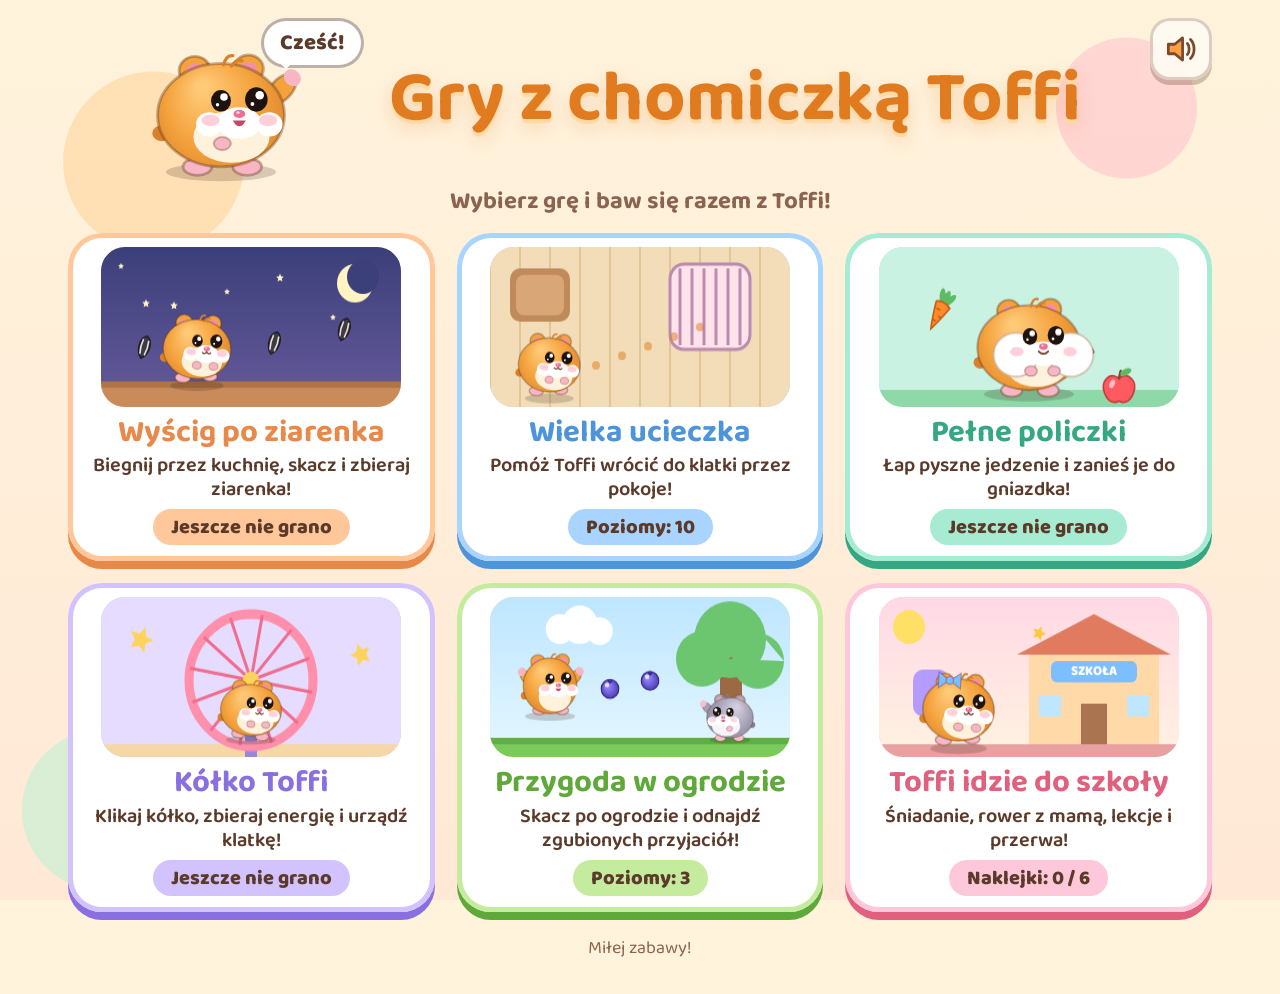
<file: index.html>
<!DOCTYPE html>
<html lang="pl">
<head>
  <meta charset="UTF-8">
  <meta name="viewport" content="width=device-width, initial-scale=1, viewport-fit=cover">
  <title>Gry z chomiczką Toffi</title>
  <link rel="preconnect" href="https://fonts.googleapis.com">
  <link rel="preconnect" href="https://fonts.gstatic.com" crossorigin>
  <link href="https://fonts.googleapis.com/css2?family=Baloo+2:wght@500;600;700;800&display=swap" rel="stylesheet">
  <link rel="stylesheet" href="shared/style.css">
</head>
<body class="menu-page">
  <div class="menu-wrap">
    <header class="menu-top">
      <div class="toffi-hello">
        <canvas id="toffiHello" aria-hidden="true"></canvas>
        <div class="hello-bubble">Cześć!</div>
      </div>
      <h1 class="menu-title">Gry z chomiczką Toffi</h1>
      <div id="muteSlot"></div>
    </header>
    <p class="menu-sub">Wybierz grę i baw się razem z Toffi!</p>

    <main class="cards">
      <a class="card c1" href="games/wyscig/index.html">
        <canvas data-icon="wyscig" aria-hidden="true"></canvas>
        <h2>Wyścig po ziarenka</h2>
        <p>Biegnij przez kuchnię, skacz i zbieraj ziarenka!</p>
        <div class="best" data-best="wyscig"></div>
      </a>
      <a class="card c2" href="games/ucieczka/index.html">
        <canvas data-icon="ucieczka" aria-hidden="true"></canvas>
        <h2>Wielka ucieczka</h2>
        <p>Pomóż Toffi wrócić do klatki przez pokoje!</p>
        <div class="best" data-best="ucieczka"></div>
      </a>
      <a class="card c3" href="games/policzki/index.html">
        <canvas data-icon="policzki" aria-hidden="true"></canvas>
        <h2>Pełne policzki</h2>
        <p>Łap pyszne jedzenie i zanieś je do gniazdka!</p>
        <div class="best" data-best="policzki"></div>
      </a>
      <a class="card c4" href="games/kolko/index.html">
        <canvas data-icon="kolko" aria-hidden="true"></canvas>
        <h2>Kółko Toffi</h2>
        <p>Klikaj kółko, zbieraj energię i urządź klatkę!</p>
        <div class="best" data-best="kolko"></div>
      </a>
      <a class="card c5" href="games/ogrod/index.html">
        <canvas data-icon="ogrod" aria-hidden="true"></canvas>
        <h2>Przygoda w ogrodzie</h2>
        <p>Skacz po ogrodzie i odnajdź zgubionych przyjaciół!</p>
        <div class="best" data-best="ogrod"></div>
      </a>
      <a class="card c6" href="games/szkola/index.html">
        <canvas data-icon="szkola" aria-hidden="true"></canvas>
        <h2>Toffi idzie do szkoły</h2>
        <p>Śniadanie, rower z mamą, lekcje i przerwa!</p>
        <div class="best" data-best="szkola"></div>
      </a>
    </main>

    <footer class="menu-foot">
      <span>Miłej zabawy!</span>
    </footer>
  </div>

  <script src="shared/sound.js"></script>
  <script src="shared/toffi.js"></script>
  <script src="shared/common.js"></script>
  <script>
  (function () {
    'use strict';
    var UI = ToffiUI;

    // Waving Toffi + mute button
    Toffi.mount(document.getElementById('toffiHello'), { anim: 'wave', scale: 0.7 });
    document.getElementById('muteSlot').appendChild(UI.muteButton());

    // Clicking a card plays a small sound before leaving the page
    document.querySelectorAll('.card').forEach(function (card) {
      card.addEventListener('click', function () { ToffiSound.play('pop'); });
    });

    // ---- Best scores / stars under each card ----
    function starsText(n, max) { return '<span class="gold">★</span> ' + n + ' / ' + max; }
    var bests = {
      wyscig: function () {
        var b = ToffiStore.get('wyscig.best', 0);
        return b ? 'Rekord: ' + b + ' ' + UI.plural(b, 'ziarenko', 'ziarenka', 'ziarenek') : 'Jeszcze nie grano';
      },
      ucieczka: function () {
        var p = ToffiStore.get('ucieczka.progress', null);
        if (!p || !p.stars) return 'Poziomy: 10';
        var sum = p.stars.reduce(function (a, b) { return a + (b || 0); }, 0);
        return starsText(sum, 30);
      },
      policzki: function () {
        var b = ToffiStore.get('policzki.best', 0);
        return b ? 'Rekord: ' + b + ' pkt' : 'Jeszcze nie grano';
      },
      kolko: function () {
        var s = ToffiStore.get('kolko.save', null);
        if (!s) return 'Jeszcze nie grano';
        return 'Energia: ' + UI.formatNumber(s.total || 0);
      },
      szkola: function () {
        var p = ToffiStore.get('szkola.progress', null);
        var n = p && p.stickers ? Object.keys(p.stickers).length : 0;
        return n ? '<span class="gold">★</span> Naklejki: ' + n + ' / 6' : 'Naklejki: 0 / 6';
      },
      ogrod: function () {
        var p = ToffiStore.get('ogrod.progress', null);
        if (!p || !p.stars) return 'Poziomy: 3';
        var sum = p.stars.reduce(function (a, b) { return a + (b || 0); }, 0);
        return starsText(sum, 9);
      }
    };
    document.querySelectorAll('[data-best]').forEach(function (el) {
      el.innerHTML = bests[el.dataset.best]();
    });

    // ---- Animated card icons, drawn with canvas shapes ----
    var icons = {
      // Night kitchen with seeds and running Toffi
      wyscig: function (ctx, w, h, t) {
        var g = ctx.createLinearGradient(0, 0, 0, h);
        g.addColorStop(0, '#3B3F7A'); g.addColorStop(1, '#6A5C9E');
        ctx.fillStyle = g; ctx.fillRect(0, 0, w, h);
        ctx.fillStyle = '#FFF4C2';
        ctx.beginPath(); ctx.arc(w - 46, 34, 18, 0, Math.PI * 2); ctx.fill();
        ctx.fillStyle = '#3B3F7A';
        ctx.beginPath(); ctx.arc(w - 38, 28, 16, 0, Math.PI * 2); ctx.fill();
        for (var i = 0; i < 6; i++) UI.drawStar(ctx, (i * 53 + 20) % (w - 60), 18 + (i * 37) % 50, 3 + (i % 2), '#FFF4C2');
        ctx.fillStyle = '#C98B5A'; ctx.fillRect(0, h - 34, w, 34);
        ctx.fillStyle = '#B07446'; ctx.fillRect(0, h - 34, w, 6);
        for (var s = 0; s < 4; s++) {
          var sx = ((s * 70 - t * 90) % (w + 40) + w + 40) % (w + 40) - 20;
          UI.drawSeed(ctx, sx, h - 70 - Math.sin(s * 2) * 14, 18, 0.3, s === 2);
        }
        Toffi.draw(ctx, w * 0.32, h - 30, 70, { anim: 'run', t: t });
      },
      // Top-down room with cage
      ucieczka: function (ctx, w, h, t) {
        ctx.fillStyle = '#F3DDB8'; ctx.fillRect(0, 0, w, h);
        ctx.strokeStyle = '#E2C597'; ctx.lineWidth = 2;
        for (var x = 0; x < w; x += 30) { ctx.beginPath(); ctx.moveTo(x, 0); ctx.lineTo(x, h); ctx.stroke(); }
        ctx.fillStyle = '#C08A5B'; UI.roundRect(ctx, 20, 20, 60, 50, 10); ctx.fill();
        ctx.fillStyle = '#D9A777'; UI.roundRect(ctx, 26, 26, 48, 38, 8); ctx.fill();
        // cage
        var cx = w - 80, cy = 50;
        ctx.fillStyle = '#FFE2EA'; UI.roundRect(ctx, cx - 40, cy - 34, 80, 80, 14); ctx.fill();
        ctx.strokeStyle = '#B98CB0'; ctx.lineWidth = 3;
        for (var b = -30; b <= 30; b += 12) { ctx.beginPath(); ctx.moveTo(cx + b, cy - 30); ctx.lineTo(cx + b, cy + 42); ctx.stroke(); }
        UI.roundRect(ctx, cx - 40, cy - 34, 80, 80, 14); ctx.stroke();
        // path dots
        ctx.fillStyle = 'rgba(224,123,31,0.5)';
        for (var d = 0; d < 6; d++) { ctx.beginPath(); ctx.arc(80 + d * 26, h - 40 - d * 9, 4, 0, Math.PI * 2); ctx.fill(); }
        Toffi.draw(ctx, 60 + Math.sin(t * 2) * 6, h - 18, 64, { anim: 'run', t: t });
      },
      // Toffi with full cheeks and falling food
      policzki: function (ctx, w, h, t) {
        ctx.fillStyle = '#C9F2E3'; ctx.fillRect(0, 0, w, h);
        ctx.fillStyle = '#8FD9A8'; ctx.fillRect(0, h - 26, w, 26);
        var y1 = ((t * 50) % (h + 40)) - 20, y2 = ((t * 50 + 70) % (h + 40)) - 20;
        UI.drawCarrot(ctx, w * 0.2, y1, 34, Math.sin(t) * 0.5);
        UI.drawApple(ctx, w * 0.8, y2, 34, 0);
        UI.drawSeed(ctx, w * 0.68, ((t * 60 + 20) % (h + 40)) - 20, 18, t);
        Toffi.draw(ctx, w / 2, h - 22, 96, { anim: 'eat', t: t, cheeks: 1, round: 0.4 });
      },
      // Hamster wheel with Toffi running inside
      kolko: function (ctx, w, h, t) {
        ctx.fillStyle = '#E6DCFF'; ctx.fillRect(0, 0, w, h);
        ctx.fillStyle = '#F6D7A8'; ctx.fillRect(0, h - 22, w, 22);
        var cx = w / 2, cy = h / 2 - 2, r = 62;
        ctx.fillStyle = '#9A86D8'; ctx.fillRect(cx - 6, cy, 12, h / 2);
        ctx.strokeStyle = '#FF8FAB'; ctx.lineWidth = 9;
        ctx.beginPath(); ctx.arc(cx, cy, r, 0, Math.PI * 2); ctx.stroke();
        ctx.lineWidth = 3; ctx.strokeStyle = '#F06D90';
        for (var i = 0; i < 12; i++) {
          var a = i / 12 * Math.PI * 2 + t * 3;
          ctx.beginPath(); ctx.moveTo(cx, cy); ctx.lineTo(cx + Math.cos(a) * r, cy + Math.sin(a) * r); ctx.stroke();
        }
        ctx.fillStyle = '#FFD45C'; ctx.beginPath(); ctx.arc(cx, cy, 8, 0, Math.PI * 2); ctx.fill();
        Toffi.draw(ctx, cx, cy + r - 6, 62, { anim: 'run', t: t * 1.4 });
        UI.drawStar(ctx, 40, 40, 12 + Math.sin(t * 4) * 2, '#FFD45C', t);
        UI.drawStar(ctx, w - 40, 54, 9 + Math.cos(t * 4) * 2, '#FFD45C', -t);
      },
      // School building, Toffi with her school bag
      szkola: function (ctx, w, h, t) {
        var g = ctx.createLinearGradient(0, 0, 0, h);
        g.addColorStop(0, '#FFD9E6'); g.addColorStop(1, '#FFF4E0');
        ctx.fillStyle = g; ctx.fillRect(0, 0, w, h);
        ctx.fillStyle = '#FFD9A8'; ctx.fillRect(w - 150, 50, 130, 90);
        ctx.fillStyle = '#E07B5F';
        ctx.beginPath(); ctx.moveTo(w - 162, 54); ctx.lineTo(w - 85, 16); ctx.lineTo(w - 8, 54); ctx.closePath(); ctx.fill();
        ctx.fillStyle = '#7DBEFF'; UI.roundRect(ctx, w - 128, 60, 86, 20, 6); ctx.fill();
        UI.text(ctx, 'SZKOŁA', w - 85, 71, { size: 13, color: '#FFFFFF', align: 'center' });
        ctx.fillStyle = '#A9744F'; ctx.fillRect(w - 98, 100, 26, 40);
        ctx.fillStyle = '#BFE6FF'; ctx.fillRect(w - 140, 92, 22, 20); ctx.fillRect(w - 52, 92, 22, 20);
        ctx.fillStyle = '#E8A0A0'; ctx.fillRect(0, h - 22, w, 22);
        ctx.fillStyle = '#B49CFF'; UI.roundRect(ctx, 34, h - 92, 36, 44, 10); ctx.fill();
        Toffi.draw(ctx, 80 + Math.sin(t * 2) * 4, h - 18, 74, { anim: 'run', t: t, hat: 'bow', hatColor: '#7DBEFF' });
        UI.drawStar(ctx, 160, 34, 9 + Math.sin(t * 3) * 2, '#FFC93C', t);
        ctx.fillStyle = '#FFE066'; ctx.beginPath(); ctx.arc(30, 28, 16, 0, 7); ctx.fill();
      },
      // Garden with tree, berries and a friend
      ogrod: function (ctx, w, h, t) {
        var g = ctx.createLinearGradient(0, 0, 0, h);
        g.addColorStop(0, '#BEE6FF'); g.addColorStop(1, '#E8F8FF');
        ctx.fillStyle = g; ctx.fillRect(0, 0, w, h);
        ctx.fillStyle = '#FFF'; ctx.beginPath(); ctx.arc(60 + t * 6 % 60, 30, 14, 0, 7); ctx.arc(80 + t * 6 % 60, 26, 18, 0, 7); ctx.arc(100 + t * 6 % 60, 32, 13, 0, 7); ctx.fill();
        ctx.fillStyle = '#9B6A43'; ctx.fillRect(w - 70, 40, 22, h - 60);
        ctx.fillStyle = '#6CC56F';
        ctx.beginPath(); ctx.arc(w - 60, 40, 36, 0, 7); ctx.arc(w - 88, 58, 26, 0, 7); ctx.arc(w - 32, 60, 26, 0, 7); ctx.fill();
        ctx.fillStyle = '#7ACB5A'; ctx.fillRect(0, h - 28, w, 28);
        ctx.fillStyle = '#5FAF45'; ctx.fillRect(0, h - 28, w, 6);
        UI.drawBerry(ctx, 120, h - 70 + Math.sin(t * 3) * 4, 22);
        UI.drawBerry(ctx, 160, h - 80 + Math.sin(t * 3 + 1) * 4, 22);
        Toffi.draw(ctx, 60, h - 24 - Math.abs(Math.sin(t * 2.5)) * 30, 60, { anim: Math.abs(Math.sin(t * 2.5)) > 0.15 ? 'jump' : 'idle', t: t });
        Toffi.draw(ctx, w - 60, h - 26, 48, { anim: 'wave', t: t, palette: 'grey', facing: -1 });
      }
    };

    var canvases = Array.prototype.slice.call(document.querySelectorAll('canvas[data-icon]'));
    function frame(now) {
      var t = now / 1000;
      var dpr = Math.min(window.devicePixelRatio || 1, 2);
      canvases.forEach(function (c) {
        var w = c.clientWidth, h = c.clientHeight;
        if (!w || !h) return;
        if (c.width !== Math.round(w * dpr)) { c.width = Math.round(w * dpr); c.height = Math.round(h * dpr); }
        var ctx = c.getContext('2d');
        ctx.setTransform(dpr, 0, 0, dpr, 0, 0);
        ctx.save();
        UI.roundRect(ctx, 0, 0, w, h, 24); ctx.clip();
        icons[c.dataset.icon](ctx, w, h, t);
        ctx.restore();
      });
      requestAnimationFrame(frame);
    }
    requestAnimationFrame(frame);
  })();
  </script>
</body>
</html>
</file>
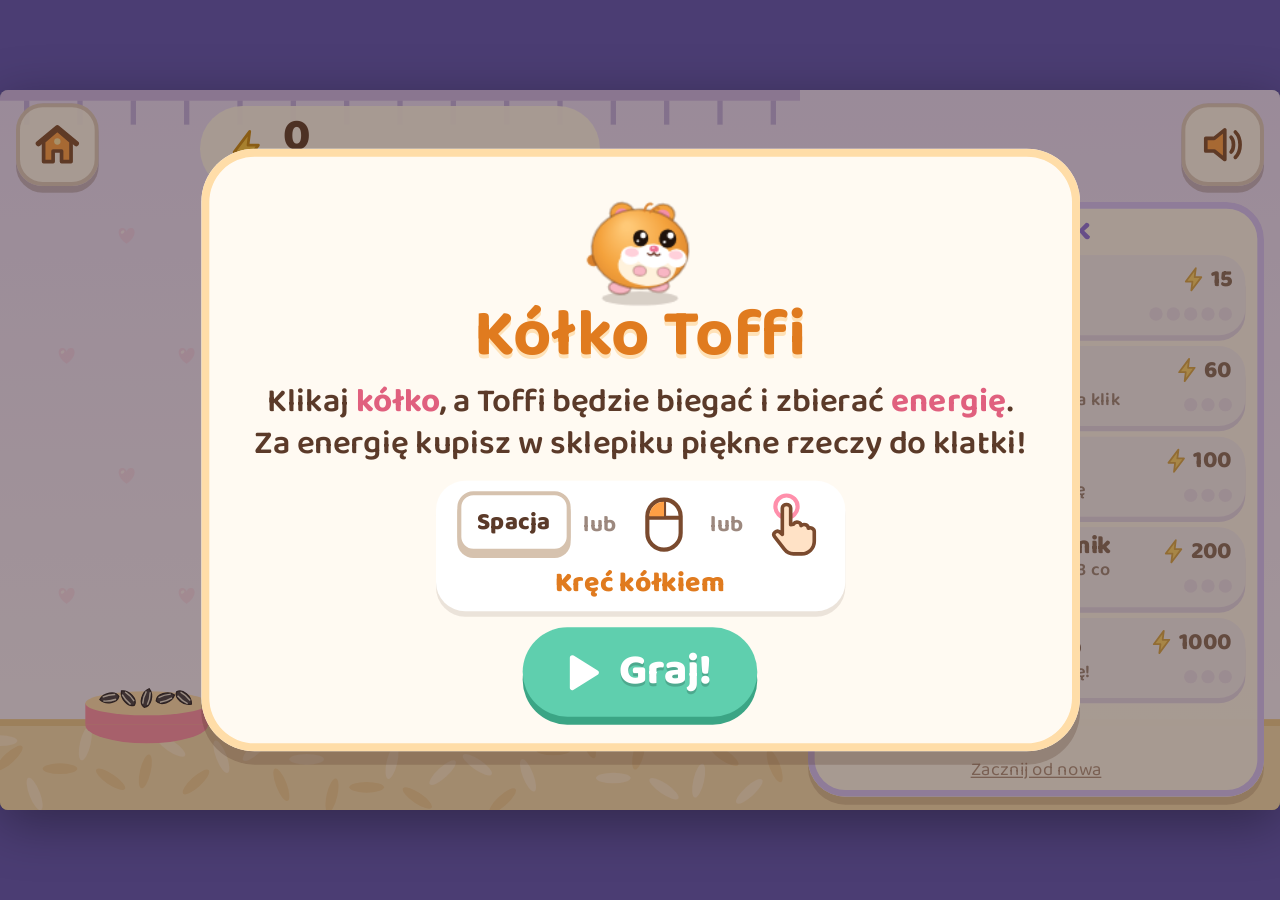
<file: games/kolko/index.html>
<!DOCTYPE html>
<html lang="pl">
<head>
  <meta charset="UTF-8">
  <meta name="viewport" content="width=device-width, initial-scale=1, viewport-fit=cover, user-scalable=no">
  <title>Kółko Toffi – Gry z chomiczką Toffi</title>
  <link rel="preconnect" href="https://fonts.googleapis.com">
  <link rel="preconnect" href="https://fonts.gstatic.com" crossorigin>
  <link href="https://fonts.googleapis.com/css2?family=Baloo+2:wght@500;600;700;800&display=swap" rel="stylesheet">
  <link rel="stylesheet" href="../../shared/style.css">
  <style>
    /* Shop panel for "Kółko Toffi" (inside the 960×540 stage) */
    .shop {
      position: absolute;
      left: 606px; top: 84px; width: 342px; bottom: 10px;
      background: rgba(255, 250, 242, 0.97);
      border-radius: 28px;
      box-shadow: 0 6px 0 rgba(90, 58, 41, 0.2), inset 0 0 0 5px #D2C3FF;
      padding: 6px 12px 8px;
      display: flex; flex-direction: column;
      z-index: 5;
    }
    .shop h2 { margin: 0 0 2px; text-align: center; font-size: 25px; color: var(--lav-d); line-height: 1.2; }
    .shop-list { display: flex; flex-direction: column; gap: 8px; overflow-y: auto; flex: 1; padding: 2px 2px 6px; }
    .shop-item {
      display: flex; align-items: center; gap: 8px;
      text-align: left;
      border: none; border-radius: 20px;
      background: #F1ECF8;
      box-shadow: 0 4px 0 #D8CDEB;
      padding: 4px 10px 4px 5px;
      cursor: pointer; color: var(--brown);
      opacity: 0.75;
      touch-action: manipulation;
    }
    .shop-item.can { background: #FFF1C9; box-shadow: 0 4px 0 #EAC56B; opacity: 1; animation: can-buy 1.6s ease-in-out infinite; }
    .shop-item.maxed { background: #DDF5EC; box-shadow: 0 4px 0 #9ED8C3; opacity: 1; }
    .shop-item:active { transform: translateY(3px); box-shadow: none; }
    @keyframes can-buy { 50% { transform: scale(1.025); } }
    .shop-icon { width: 52px; height: 52px; flex: 0 0 auto; }
    .shop-info { flex: 1; min-width: 0; }
    .shop-name { font-size: 19px; font-weight: 800; line-height: 1.1; }
    .shop-desc { font-size: 13.5px; font-weight: 600; line-height: 1.15; opacity: 0.8; }
    .shop-side { display: flex; flex-direction: column; align-items: flex-end; gap: 3px; flex: 0 0 auto; }
        .shop-dots { white-space: nowrap; }
    .shop-dots i { display: inline-block; width: 10px; height: 10px; border-radius: 50%; background: #E2D8EE; margin-left: 3px; }
    .shop-dots i.on { background: #8A6FE0; }
    .shop-cost { font-size: 18px; font-weight: 800; display: inline-flex; align-items: center; gap: 2px; }
    .shop-cost .bolt { width: 20px; height: 20px; }
    .reset-link {
      align-self: center; margin-top: 2px;
      background: none; border: none; color: var(--brown-soft);
      font-size: 14px; text-decoration: underline; cursor: pointer; opacity: 0.7;
    }
  </style>
</head>
<body class="game-page" style="background:#4B3D73">
  <div class="rotate-hint">Obróć urządzenie poziomo – będzie wygodniej!</div>
  <div id="stage" class="stage"><canvas></canvas></div>

  <script src="../../shared/sound.js"></script>
  <script src="../../shared/toffi.js"></script>
  <script src="../../shared/common.js"></script>
  <script src="game.js"></script>
</body>
</html>
</file>
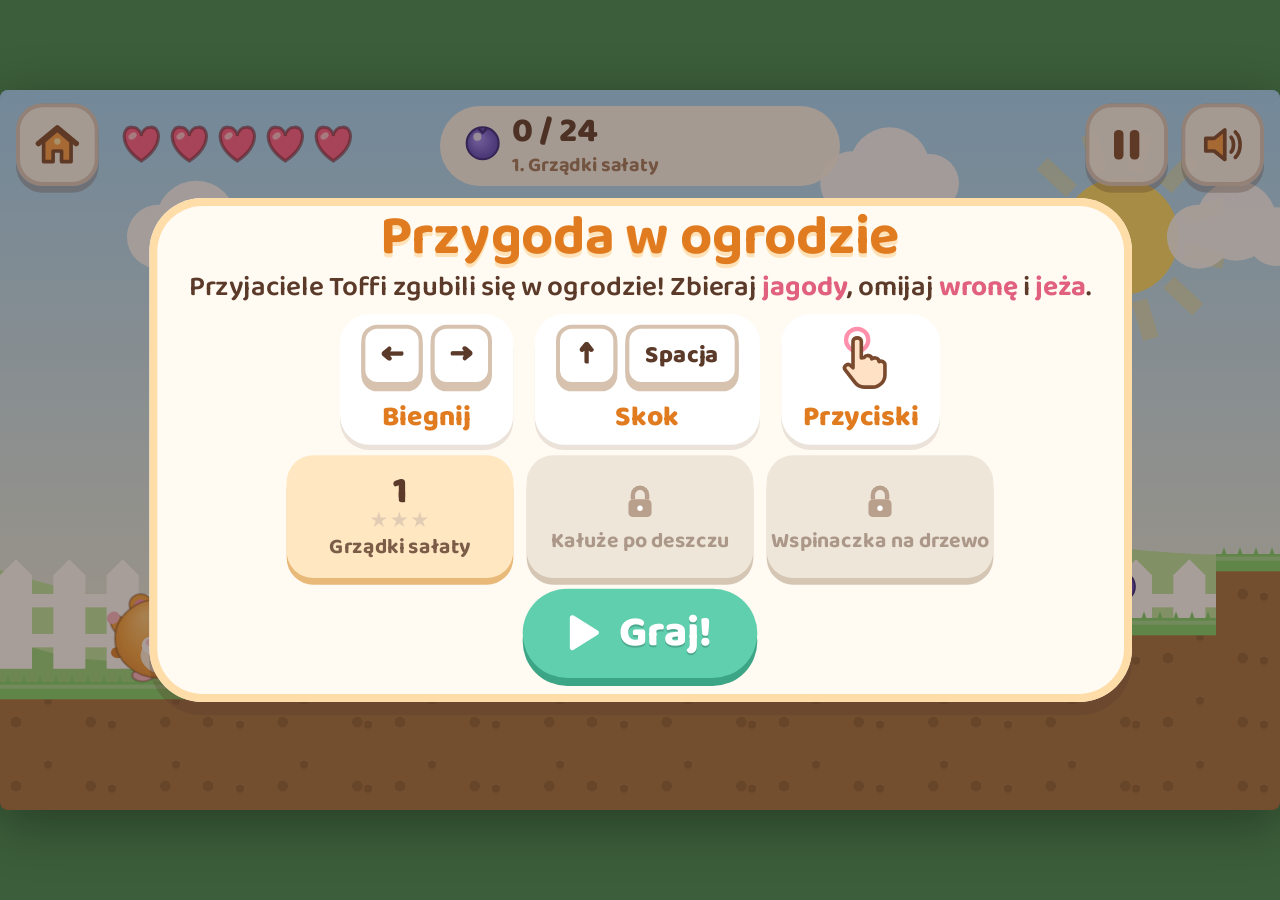
<file: games/ogrod/index.html>
<!DOCTYPE html>
<html lang="pl">
<head>
  <meta charset="UTF-8">
  <meta name="viewport" content="width=device-width, initial-scale=1, viewport-fit=cover, user-scalable=no">
  <title>Przygoda w ogrodzie – Gry z chomiczką Toffi</title>
  <link rel="preconnect" href="https://fonts.googleapis.com">
  <link rel="preconnect" href="https://fonts.gstatic.com" crossorigin>
  <link href="https://fonts.googleapis.com/css2?family=Baloo+2:wght@500;600;700;800&display=swap" rel="stylesheet">
  <link rel="stylesheet" href="../../shared/style.css">
</head>
<body class="game-page" style="background:#3C5E3A">
  <div class="rotate-hint">Obróć urządzenie poziomo – będzie wygodniej!</div>
  <div id="stage" class="stage"><canvas></canvas></div>

  <script src="../../shared/sound.js"></script>
  <script src="../../shared/toffi.js"></script>
  <script src="../../shared/common.js"></script>
  <script src="levels.js"></script>
  <script src="game.js"></script>
</body>
</html>
</file>
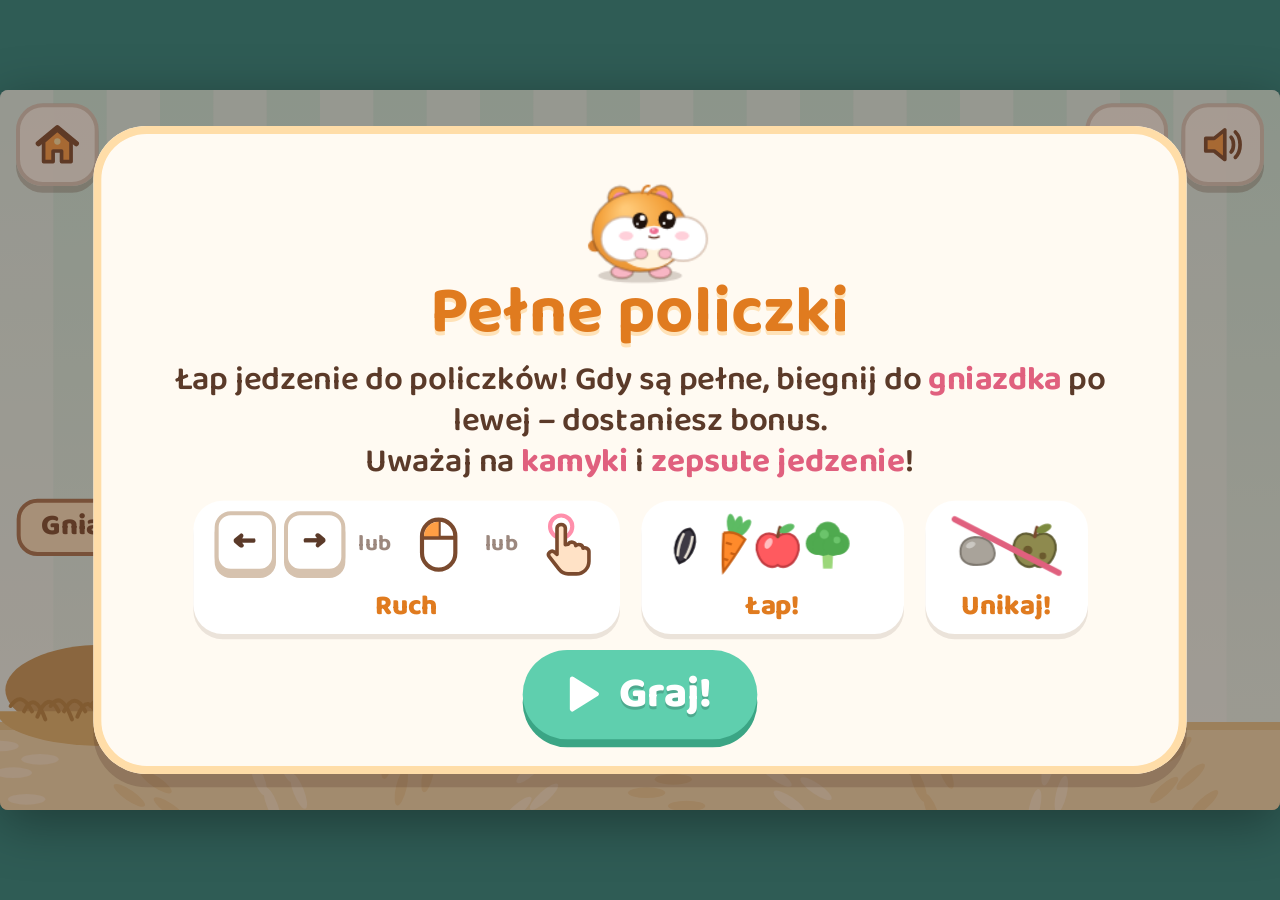
<file: games/policzki/index.html>
<!DOCTYPE html>
<html lang="pl">
<head>
  <meta charset="UTF-8">
  <meta name="viewport" content="width=device-width, initial-scale=1, viewport-fit=cover, user-scalable=no">
  <title>Pełne policzki – Gry z chomiczką Toffi</title>
  <link rel="preconnect" href="https://fonts.googleapis.com">
  <link rel="preconnect" href="https://fonts.gstatic.com" crossorigin>
  <link href="https://fonts.googleapis.com/css2?family=Baloo+2:wght@500;600;700;800&display=swap" rel="stylesheet">
  <link rel="stylesheet" href="../../shared/style.css">
</head>
<body class="game-page" style="background:#2F5C55">
  <div class="rotate-hint">Obróć urządzenie poziomo – będzie wygodniej!</div>
  <div id="stage" class="stage"><canvas></canvas></div>

  <script src="../../shared/sound.js"></script>
  <script src="../../shared/toffi.js"></script>
  <script src="../../shared/common.js"></script>
  <script src="game.js"></script>
</body>
</html>
</file>
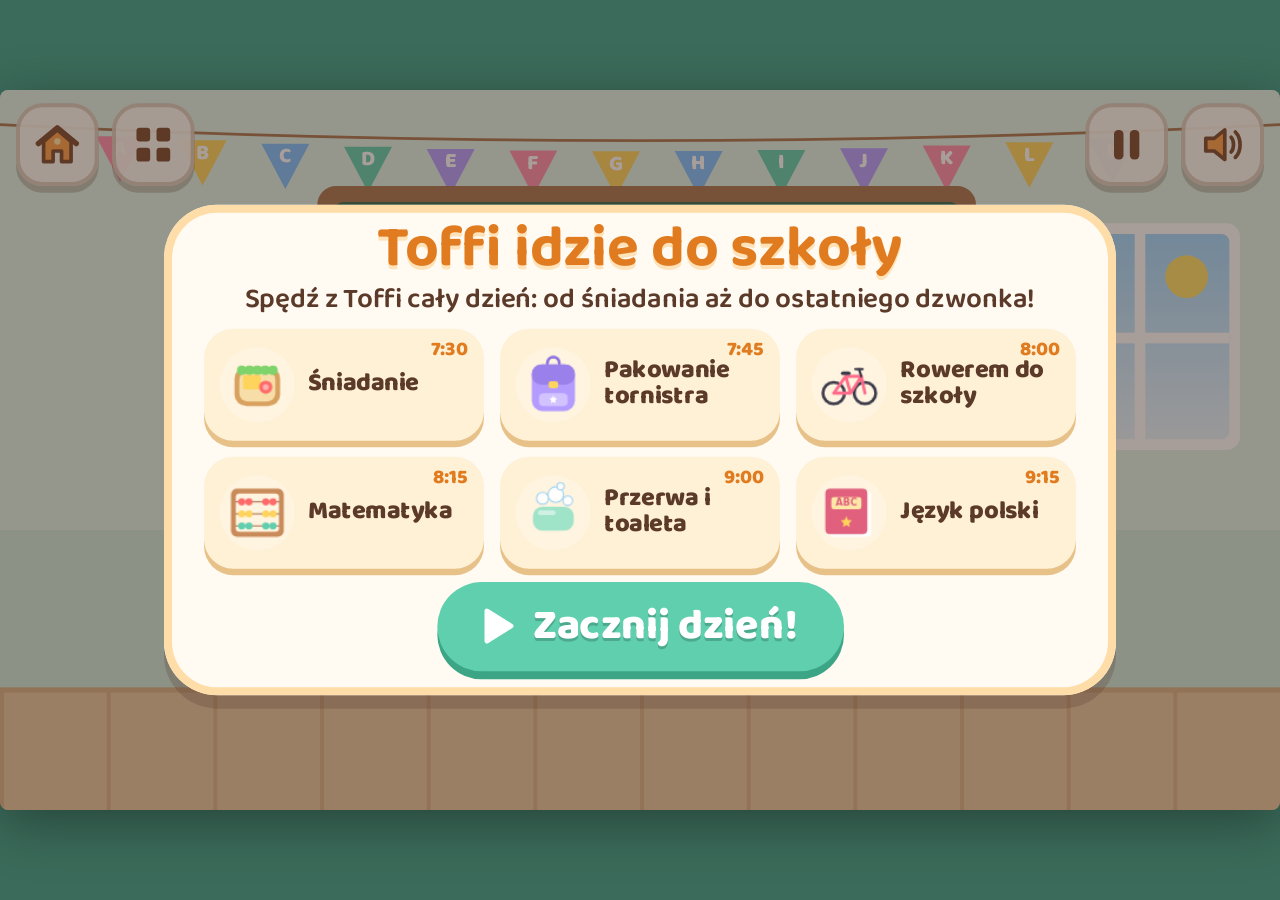
<file: games/szkola/index.html>
<!DOCTYPE html>
<html lang="pl">
<head>
  <meta charset="UTF-8">
  <meta name="viewport" content="width=device-width, initial-scale=1, viewport-fit=cover, user-scalable=no">
  <title>Toffi idzie do szkoły – Gry z chomiczką Toffi</title>
  <link rel="preconnect" href="https://fonts.googleapis.com">
  <link rel="preconnect" href="https://fonts.gstatic.com" crossorigin>
  <link href="https://fonts.googleapis.com/css2?family=Baloo+2:wght@500;600;700;800&display=swap" rel="stylesheet">
  <link rel="stylesheet" href="../../shared/style.css">
  <style>
    /* Day plan: 6 step cards */
    .plan-screen .panel { padding: 10px 30px 18px; }
    .plan-screen .panel h1 { font-size: 44px; }
    .plan-screen .panel p { font-size: 21px; margin: 2px 0 8px; }
    .plan-grid { display: grid; grid-template-columns: repeat(3, 210px); gap: 12px; justify-content: center; margin: 4px 0 10px; }
    .plan-step {
      position: relative; display: flex; align-items: center; gap: 8px;
      height: 84px; padding: 4px 10px; border: none; border-radius: 22px;
      background: #FFF1D6; box-shadow: 0 5px 0 #E8C189; cursor: pointer; text-align: left;
      color: var(--brown); touch-action: manipulation;
    }
    .plan-step:hover { transform: translateY(-2px); }
    .plan-step:active { transform: translateY(4px); box-shadow: 0 1px 0 #E8C189; }
    .plan-step.done { background: #DDF5EC; box-shadow: 0 5px 0 #9ED8C3; }
    .plan-step img { width: 60px; height: 60px; flex: 0 0 auto; }
    .plan-time { position: absolute; top: 4px; right: 12px; font-size: 15px; font-weight: 800; color: var(--orange-d); }
    .plan-title { font-size: 19px; font-weight: 800; line-height: 1.05; }
    .plan-check { position: absolute; bottom: 2px; right: 10px; font-size: 24px; color: #FFB91F; }

    /* Sticker album */
    .album { display: flex; gap: 12px; justify-content: center; flex-wrap: wrap; margin: 6px 0 12px; }
    .sticker {
      width: 104px; height: 124px; border-radius: 22px; background: #EFE6DA;
      display: flex; flex-direction: column; align-items: center; justify-content: center;
      box-shadow: inset 0 0 0 4px rgba(0,0,0,0.05);
    }
    .sticker span { font-size: 44px; font-weight: 800; color: #CDBCA8; }
    .sticker.got { background: var(--c); box-shadow: 0 5px 0 rgba(90,58,41,0.2), inset 0 0 0 4px #FFFFFF; transform: rotate(-3deg); animation: sticker-in 0.5s cubic-bezier(.2,1.8,.5,1); }
    .sticker.got:nth-child(even) { transform: rotate(3deg); }
    .sticker img { width: 80px; height: 80px; }
    .sticker-label { font-size: 14px; font-weight: 800; line-height: 1.05; text-align: center; padding: 0 4px; min-height: 28px; }
    .album.single .sticker { width: 150px; height: 170px; }
    .album.single .sticker img { width: 116px; height: 116px; }
    .album.single .sticker-label { font-size: 18px; }
    @keyframes sticker-in { from { transform: scale(0) rotate(-40deg); } }
  </style>
</head>
<body class="game-page" style="background:#3B6B5A">
  <div class="rotate-hint">Obróć urządzenie poziomo – będzie wygodniej!</div>
  <div id="stage" class="stage"><canvas></canvas></div>

  <script src="../../shared/sound.js"></script>
  <script src="../../shared/toffi.js"></script>
  <script src="../../shared/common.js"></script>
  <script src="school.js"></script>
  <script src="scenes/sniadanie.js"></script>
  <script src="scenes/tornister.js"></script>
  <script src="scenes/rower.js"></script>
  <script src="scenes/matematyka.js"></script>
  <script src="scenes/toaleta.js"></script>
  <script src="scenes/polski.js"></script>
  <script src="game.js"></script>
</body>
</html>
</file>
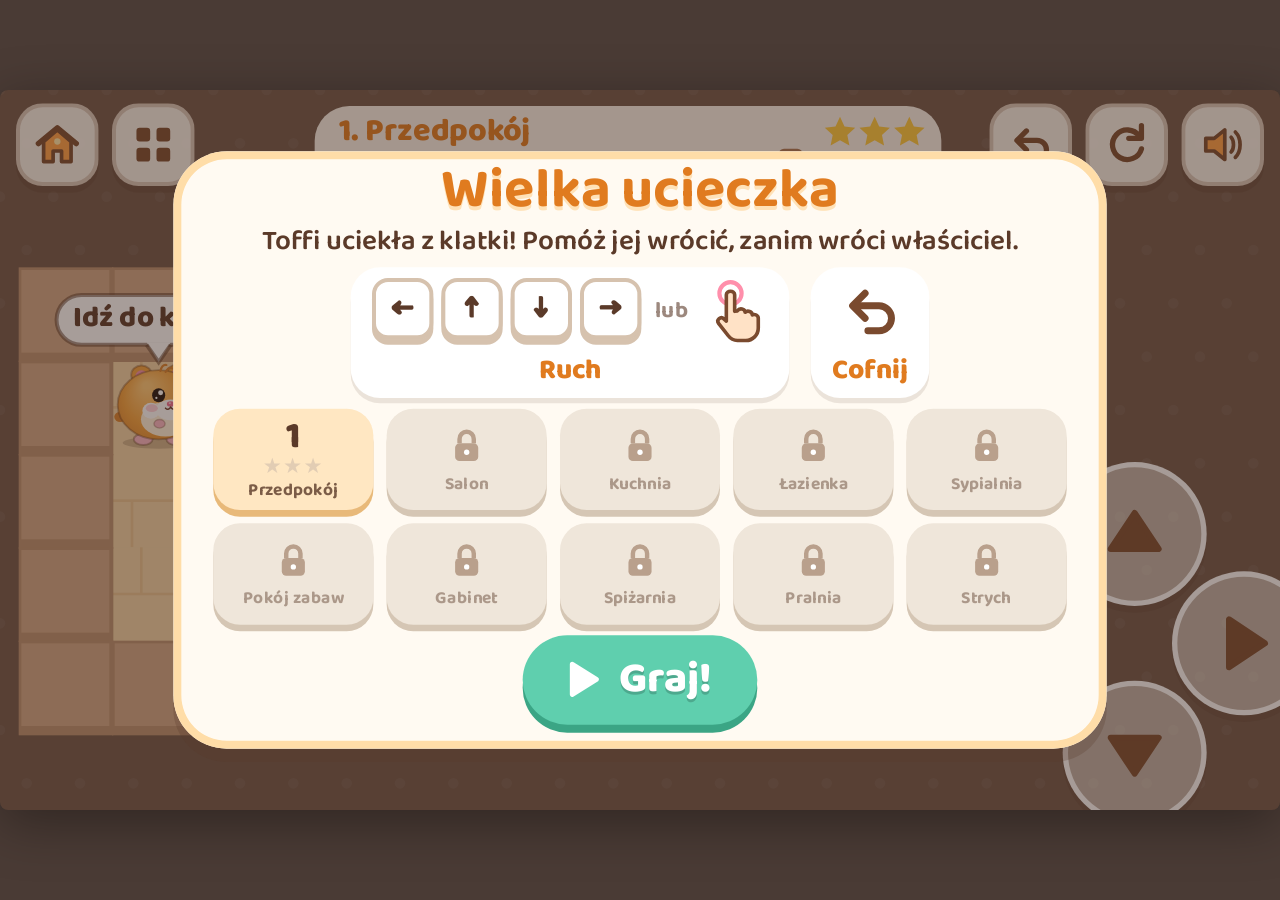
<file: games/ucieczka/index.html>
<!DOCTYPE html>
<html lang="pl">
<head>
  <meta charset="UTF-8">
  <meta name="viewport" content="width=device-width, initial-scale=1, viewport-fit=cover, user-scalable=no">
  <title>Wielka ucieczka – Gry z chomiczką Toffi</title>
  <link rel="preconnect" href="https://fonts.googleapis.com">
  <link rel="preconnect" href="https://fonts.gstatic.com" crossorigin>
  <link href="https://fonts.googleapis.com/css2?family=Baloo+2:wght@500;600;700;800&display=swap" rel="stylesheet">
  <link rel="stylesheet" href="../../shared/style.css">
</head>
<body class="game-page" style="background:#4A3B35">
  <div class="rotate-hint">Obróć urządzenie poziomo – będzie wygodniej!</div>
  <div id="stage" class="stage"><canvas></canvas></div>

  <script src="../../shared/sound.js"></script>
  <script src="../../shared/toffi.js"></script>
  <script src="../../shared/common.js"></script>
  <script src="levels.js"></script>
  <script src="rules.js"></script>
  <script src="game.js"></script>
</body>
</html>
</file>
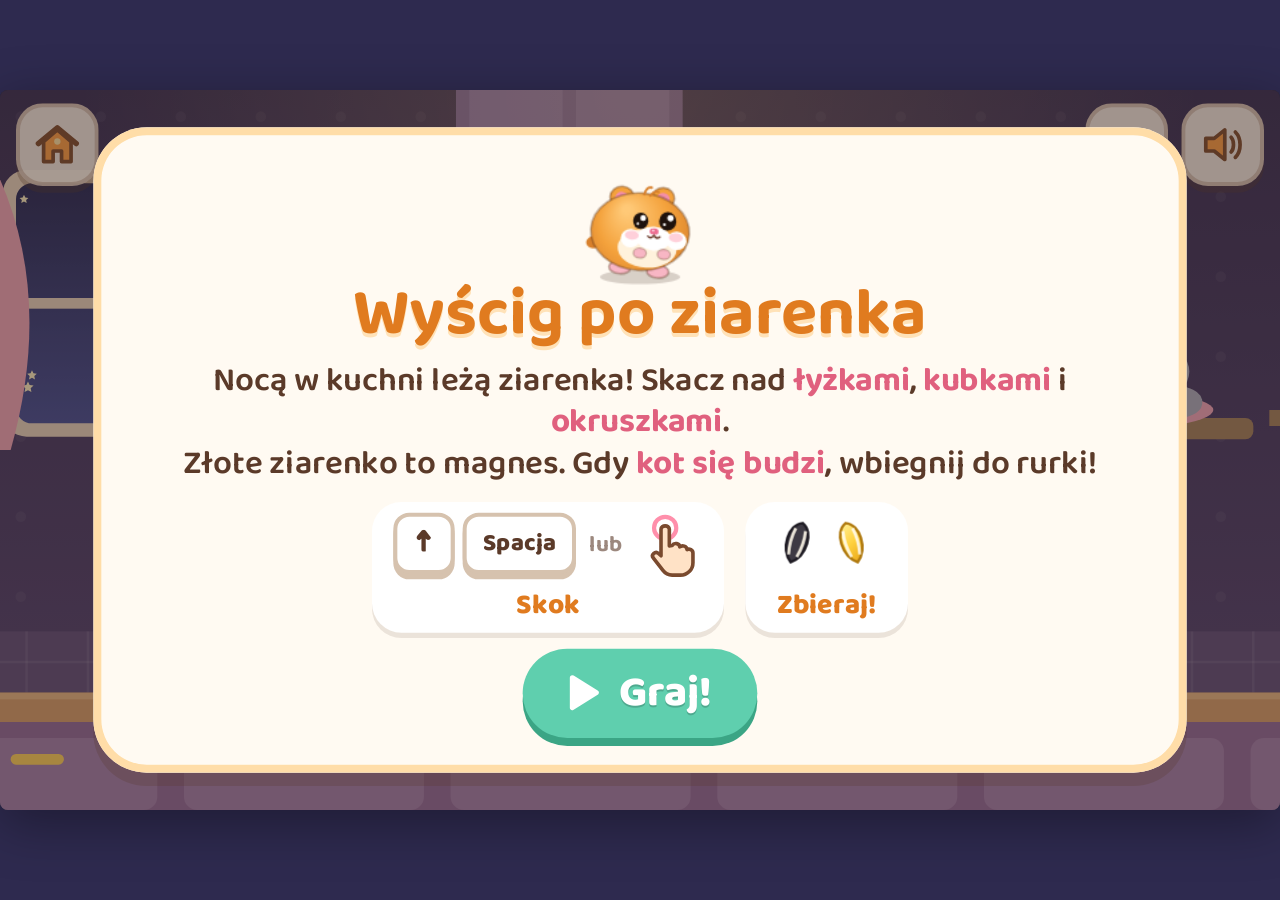
<file: games/wyscig/index.html>
<!DOCTYPE html>
<html lang="pl">
<head>
  <meta charset="UTF-8">
  <meta name="viewport" content="width=device-width, initial-scale=1, viewport-fit=cover, user-scalable=no">
  <title>Wyścig po ziarenka – Gry z chomiczką Toffi</title>
  <link rel="preconnect" href="https://fonts.googleapis.com">
  <link rel="preconnect" href="https://fonts.gstatic.com" crossorigin>
  <link href="https://fonts.googleapis.com/css2?family=Baloo+2:wght@500;600;700;800&display=swap" rel="stylesheet">
  <link rel="stylesheet" href="../../shared/style.css">
</head>
<body class="game-page" style="background:#2E2A4F">
  <div class="rotate-hint">Obróć urządzenie poziomo – będzie wygodniej!</div>
  <div id="stage" class="stage"><canvas></canvas></div>

  <script src="../../shared/sound.js"></script>
  <script src="../../shared/toffi.js"></script>
  <script src="../../shared/common.js"></script>
  <script src="game.js"></script>
</body>
</html>
</file>
<file: shared/style.css>
/* =========================================================================
   Shared look for the Toffi game collection.
   Warm pastel colours, rounded shapes, big friendly text.
   ========================================================================= */
:root {
  --cream: #FFF6E6;
  --paper: #FFFAF2;
  --brown: #5B3A29;
  --brown-soft: #8A6450;
  --orange: #FF9F45;
  --orange-d: #E07B1F;
  --pink: #FF8FAB;
  --pink-d: #E0607E;
  --mint: #5FCFAE;
  --mint-d: #3BA585;
  --sky: #7DBEFF;
  --sky-d: #4E94DB;
  --lav: #B49CFF;
  --lav-d: #8A6FE0;
  --yellow: #FFD45C;
  --font: "Baloo 2", "Comic Sans MS", "Trebuchet MS", system-ui, sans-serif;
}

* { box-sizing: border-box; }

html, body {
  margin: 0;
  height: 100%;
}

body {
  font-family: var(--font);
  color: var(--brown);
  background: var(--cream);
  -webkit-tap-highlight-color: transparent;
  -webkit-user-select: none;
  user-select: none;
  -webkit-touch-callout: none;
}

button { font-family: var(--font); }

/* ----------------------------------------------------------------------
   Game pages: a 960×540 stage scaled to fit the window (see common.js)
   ---------------------------------------------------------------------- */
body.game-page {
  overflow: hidden;
  background: #3D2E46;
  touch-action: none;
  overscroll-behavior: none;
}

.stage {
  position: absolute;
  left: 50%;
  top: 50%;
  width: 960px;
  height: 540px;
  transform: translate(-50%, -50%) scale(var(--s, 1));
  overflow: hidden;
  border-radius: 6px;
  background: #222;
  box-shadow: 0 10px 40px rgba(0, 0, 0, 0.35);
}

.stage > canvas {
  position: absolute;
  left: 0;
  top: 0;
  width: 960px;
  height: 540px;
  display: block;
  touch-action: none;
}

/* --- Top bar ----------------------------------------------------------- */
.topbar {
  position: absolute;
  left: 12px;
  right: 12px;
  top: 10px;
  display: flex;
  justify-content: space-between;
  pointer-events: none;
  z-index: 10;
}
.topbar-group { display: flex; gap: 10px; }

.icon-btn {
  pointer-events: auto;
  width: 62px;
  height: 62px;
  border-radius: 20px;
  border: 3px solid rgba(122, 74, 46, 0.25);
  background: rgba(255, 250, 242, 0.94);
  box-shadow: 0 5px 0 rgba(90, 58, 41, 0.28);
  display: grid;
  place-items: center;
  cursor: pointer;
  padding: 0;
  transition: transform 0.08s;
  touch-action: manipulation;
}
.icon-btn svg { width: 38px; height: 38px; display: block; }
.icon-btn:hover { transform: translateY(-2px); }
.icon-btn:active { transform: translateY(4px); box-shadow: 0 1px 0 rgba(90, 58, 41, 0.28); }
.icon-btn:focus-visible { outline: 4px solid var(--sky); outline-offset: 2px; }

/* --- Overlay screens --------------------------------------------------- */
.overlay {
  position: absolute;
  inset: 0;
  z-index: 20;
  display: flex;
  align-items: center;
  justify-content: center;
  background: rgba(60, 38, 30, 0.45);
  animation: fade-in 0.25s ease-out;
}
@keyframes fade-in { from { opacity: 0; } to { opacity: 1; } }

.panel {
  position: relative;
  background: var(--paper);
  border-radius: 40px;
  padding: 14px 40px 26px;
  min-width: 460px;
  max-width: 820px;
  max-height: 520px;
  text-align: center;
  box-shadow: 0 10px 0 rgba(90, 58, 41, 0.25), inset 0 0 0 6px #FFDDA8;
  animation: pop-in 0.35s cubic-bezier(.2, 1.6, .5, 1);
}
@keyframes pop-in { from { transform: scale(0.7); } to { transform: scale(1); } }

.panel-toffi {
  display: block;
  width: 130px;
  height: 110px;
  margin: -4px auto -6px;
}
.panel h1 {
  margin: 0;
  font-size: 50px;
  line-height: 1.05;
  color: var(--orange-d);
  text-shadow: 0 3px 0 #FFE2B8;
}
.panel p {
  font-size: 25px;
  line-height: 1.25;
  margin: 8px 0 12px;
  font-weight: 600;
}
.panel p b { color: var(--pink-d); }

.btn-row {
  display: flex;
  gap: 18px;
  justify-content: center;
  flex-wrap: wrap;
  margin-top: 8px;
}

.big-btn {
  display: inline-flex;
  align-items: center;
  gap: 10px;
  font-size: 32px;
  font-weight: 800;
  color: #fff;
  border: none;
  border-radius: 999px;
  padding: 8px 34px 8px 26px;
  cursor: pointer;
  text-shadow: 0 2px 0 rgba(0, 0, 0, 0.18);
  transition: transform 0.08s;
  touch-action: manipulation;
}
.big-btn .btn-icon svg { width: 36px; height: 36px; display: block; }
.big-btn:hover { transform: translateY(-2px) scale(1.03); }
.big-btn:active { transform: translateY(5px); box-shadow: none !important; }
.big-btn:focus-visible { outline: 4px solid var(--sky); outline-offset: 3px; }
.big-btn.primary { animation: breathe 1.8s ease-in-out infinite; }
@keyframes breathe { 50% { transform: scale(1.05); } }

.big-btn.mint   { background: var(--mint);   box-shadow: 0 6px 0 var(--mint-d); }
.big-btn.orange { background: var(--orange); box-shadow: 0 6px 0 var(--orange-d); }
.big-btn.pink   { background: var(--pink);   box-shadow: 0 6px 0 var(--pink-d); }
.big-btn.sky    { background: var(--sky);    box-shadow: 0 6px 0 var(--sky-d); }
.big-btn.lav    { background: var(--lav);    box-shadow: 0 6px 0 var(--lav-d); }

/* Stars on result screens */
.stars { font-size: 64px; line-height: 1; margin: 4px 0; letter-spacing: 6px; }
.stars .star { color: #E7DACB; display: inline-block; }
.stars .star.on {
  color: #FFC93C;
  text-shadow: 0 3px 0 #E09A12;
  animation: star-pop 0.5s cubic-bezier(.2, 1.8, .5, 1) both;
}
@keyframes star-pop { from { transform: scale(0) rotate(-90deg); } to { transform: scale(1) rotate(0); } }

/* Control pictures on start screens */
.controls-pic {
  display: flex;
  gap: 16px;
  justify-content: center;
  align-items: stretch;
  flex-wrap: wrap;
  margin: 4px 0 12px;
}
.ctrl {
  background: #fff;
  border-radius: 22px;
  padding: 8px 16px 4px;
  box-shadow: 0 4px 0 rgba(90, 58, 41, 0.12);
  display: flex;
  flex-direction: column;
  align-items: center;
  justify-content: space-between;
  gap: 2px;
}
.ctrl-row { display: flex; align-items: center; gap: 6px; }
.ctrl .lbl { font-size: 21px; font-weight: 800; color: var(--orange-d); }
.ctrl .or { font-size: 17px; font-weight: 700; opacity: 0.6; margin: 0 4px; }
.ctrl-icon svg { width: 50px; height: 50px; display: block; }
.key {
  min-width: 46px;
  height: 46px;
  padding: 0 8px;
  border-radius: 12px;
  background: #fff;
  border: 3px solid #D6C2AE;
  box-shadow: 0 4px 0 #D6C2AE;
  font-size: 24px;
  font-weight: 800;
  display: inline-grid;
  place-items: center;
  margin-bottom: 4px;
}
.key.wide { font-size: 18px; padding: 0 12px; }

/* On-screen touch buttons (shown on touch devices) */
.touch-btn {
  position: absolute;
  z-index: 8;
  width: 108px;
  height: 108px;
  border-radius: 50%;
  border: 4px solid rgba(255, 255, 255, 0.95);
  background: rgba(255, 250, 242, 0.55);
  box-shadow: 0 5px 0 rgba(90, 58, 41, 0.25);
  display: none;
  place-items: center;
  touch-action: none;
  cursor: pointer;
  padding: 0;
}
.touch-btn svg { width: 54px; height: 54px; }
.touch-btn.pressed { background: rgba(255, 223, 160, 0.85); transform: translateY(3px); }
.is-touch .touch-btn, .touch-btn.always { display: grid; }

/* Level select grid (puzzle + platformer) */
.levels-screen .panel { padding: 8px 30px 18px; }
.levels-screen .panel h1 { font-size: 42px; }
.levels-screen .panel p { font-size: 21px; margin: 2px 0 6px; }
.levels-screen .controls-pic { margin: 2px 0 8px; }
.level-grid {
  display: grid;
  grid-template-columns: repeat(5, 120px);
  gap: 10px;
  justify-content: center;
  margin: 4px 0 8px;
}
.level-grid.three { grid-template-columns: repeat(3, 170px); }
.level-btn {
  position: relative;
  height: 76px;
  border: none;
  border-radius: 20px;
  background: #FFE7C2;
  box-shadow: 0 5px 0 #E8B979;
  cursor: pointer;
  display: flex;
  flex-direction: column;
  align-items: center;
  justify-content: center;
  color: var(--brown);
  line-height: 1;
  padding: 2px 4px;
  touch-action: manipulation;
}
.level-btn:hover { transform: translateY(-2px); }
.level-btn:active { transform: translateY(4px); box-shadow: 0 1px 0 #E8B979; }
.level-btn .num { font-size: 28px; font-weight: 800; }
.level-btn .lv-stars { font-size: 16px; letter-spacing: 1px; }
.level-btn .lv-stars i { font-style: normal; color: #E2CDB4; }
.level-btn .lv-stars i.on { color: #FFB91F; }
.level-btn .lv-name { font-size: 13px; font-weight: 700; margin-top: 3px; opacity: 0.8; white-space: nowrap; }
.level-btn.locked { background: #EFE6DA; box-shadow: 0 5px 0 #D5C6B4; cursor: default; }
.level-btn.locked .lock svg { width: 32px; height: 32px; }
.level-btn.locked .lv-name { opacity: 0.45; }
.level-grid.three .level-btn { height: 92px; }
.level-grid.three .level-btn .lv-name { font-size: 16px; }

/* Portrait phone hint */
.rotate-hint {
  display: none;
  position: fixed;
  left: 12px;
  right: 12px;
  top: 12px;
  z-index: 100;
  padding: 10px 16px;
  border-radius: 20px;
  background: var(--paper);
  color: var(--brown);
  font-size: 20px;
  font-weight: 700;
  text-align: center;
  box-shadow: 0 4px 0 rgba(0, 0, 0, 0.2);
}
@media (orientation: portrait) and (max-width: 700px) {
  .game-page .rotate-hint { display: block; }
}

/* ----------------------------------------------------------------------
   Main menu
   ---------------------------------------------------------------------- */
body.menu-page { min-height: 100%; background: #FFF3DC; }
/* fixed decorative background layer (works on iOS, unlike background-attachment: fixed) */
body.menu-page::before {
  content: "";
  position: fixed;
  inset: 0;
  z-index: -1;
  background:
    radial-gradient(circle at 12% 18%, rgba(255, 210, 150, 0.55) 0 90px, transparent 91px),
    radial-gradient(circle at 88% 12%, rgba(255, 180, 200, 0.45) 0 70px, transparent 71px),
    radial-gradient(circle at 80% 85%, rgba(170, 220, 255, 0.45) 0 110px, transparent 111px),
    radial-gradient(circle at 8% 90%, rgba(180, 240, 210, 0.5) 0 80px, transparent 81px),
    linear-gradient(#FFF3DC, #FFE9D6);
}

.menu-wrap { max-width: 1180px; margin: 0 auto; padding: 14px 18px 32px; }

.menu-top {
  display: flex;
  align-items: center;
  justify-content: center;
  gap: 8px;
  position: relative;
  flex-wrap: wrap;
}
.menu-top .mute-btn { position: absolute; right: 0; top: 4px; }

.toffi-hello { position: relative; width: 200px; height: 170px; flex: 0 0 auto; }
.toffi-hello canvas { width: 200px; height: 170px; display: block; }
.toffi-hello .hello-bubble {
  position: absolute;
  left: 140px;
  top: 4px;
  white-space: nowrap;
  background: #fff;
  border: 3px solid rgba(91, 58, 41, 0.4);
  border-radius: 999px;
  padding: 4px 16px;
  font-size: 22px;
  font-weight: 800;
  animation: bubble 3s ease-in-out infinite;
}
.toffi-hello .hello-bubble::after {
  content: "";
  position: absolute;
  left: 14px;
  bottom: -12px;
  border: 8px solid transparent;
  border-top-color: #fff;
}
@keyframes bubble { 50% { transform: translateY(-4px) rotate(-2deg); } }

.menu-title {
  margin: 0;
  font-size: clamp(38px, 6.4vw, 72px);
  line-height: 1;
  color: var(--orange-d);
  text-shadow: 0 4px 0 #FFD9A6, 0 8px 18px rgba(224, 123, 31, 0.25);
  text-align: center;
  padding: 0 70px 0 60px;
}
.menu-sub { text-align: center; font-size: 24px; line-height: 1.2; font-weight: 700; margin: 4px 0 16px; color: var(--brown-soft); }

.cards {
  display: flex;
  flex-wrap: wrap;
  justify-content: center;
  gap: 22px;
}
.cards .card { flex: 1 1 300px; max-width: 370px; }

.card {
  --c: #FFB86B;
  --cd: #E0913A;
  display: flex;
  flex-direction: column;
  align-items: center;
  text-align: center;
  text-decoration: none;
  color: var(--brown);
  background: #fff;
  border-radius: 34px;
  padding: 14px 18px 16px;
  box-shadow: 0 8px 0 var(--cd), inset 0 0 0 5px var(--c);
  transition: transform 0.12s;
  touch-action: manipulation;
}
.card:hover { transform: translateY(-4px) rotate(-0.6deg); }
.card:active { transform: translateY(6px); box-shadow: 0 2px 0 var(--cd), inset 0 0 0 5px var(--c); }
.card:focus-visible { outline: 5px solid var(--sky-d); outline-offset: 4px; }
.card canvas {
  width: 100%;
  max-width: 300px;
  height: 160px;
  border-radius: 24px;
  background: var(--c);
  display: block;
}
.card h2 { margin: 10px 0 0; font-size: 31px; line-height: 1.05; color: var(--cd); }
.card p { margin: 4px 0 8px; font-size: 20px; font-weight: 600; line-height: 1.2; }
.card .best {
  margin-top: auto;
  background: var(--c);
  color: var(--brown);
  border-radius: 999px;
  padding: 2px 18px;
  font-size: 20px;
  font-weight: 800;
}
.card .best .gold { color: #fff; text-shadow: 0 2px 0 #D9940E; }

.card.c1 { --c: #FFC79A; --cd: #E8894A; }
.card.c2 { --c: #A9D4FF; --cd: #4E94DB; }
.card.c3 { --c: #A8EBD3; --cd: #36A783; }
.card.c4 { --c: #D2C3FF; --cd: #8A6FE0; }
.card.c5 { --c: #C5EB9F; --cd: #5FA83A; }
.card.c6 { --c: #FFC7DA; --cd: #E0607E; }

.menu-foot { text-align: center; margin-top: 22px; font-size: 18px; color: var(--brown-soft); }
.menu-foot button {
  font-size: 16px;
  background: none;
  border: 2px dashed rgba(91, 58, 41, 0.3);
  border-radius: 999px;
  padding: 4px 14px;
  color: var(--brown-soft);
  cursor: pointer;
}

@media (max-width: 640px) {
  .menu-title { padding: 0 8px; }
  .toffi-hello { width: 160px; height: 140px; }
  .toffi-hello canvas { width: 160px; height: 140px; }
  .toffi-hello .hello-bubble { left: 110px; font-size: 18px; }
  .menu-top .mute-btn { width: 52px; height: 52px; }
  .menu-top .mute-btn svg { width: 30px; height: 30px; }
}
</file>
